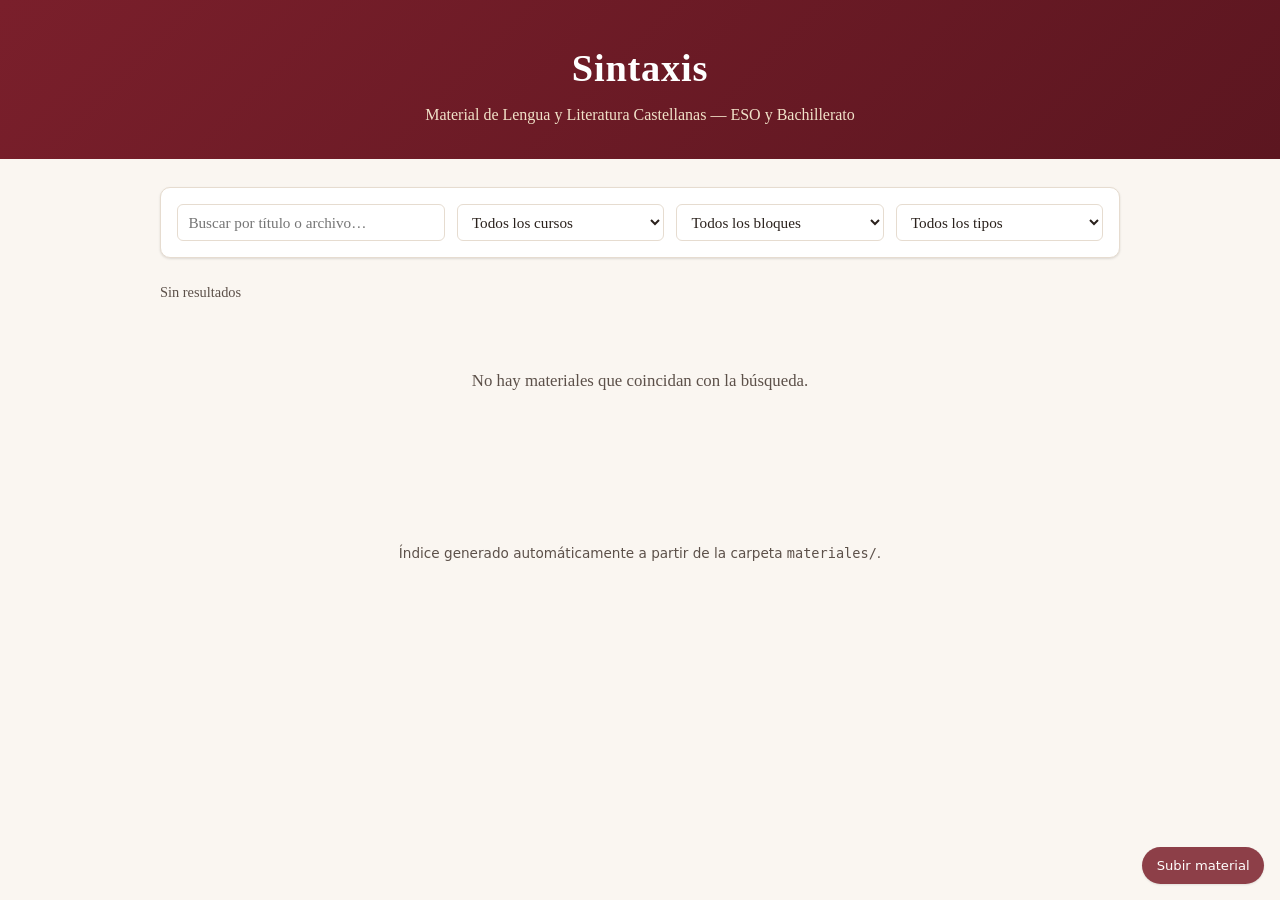
<file: index.html>
<!doctype html>
<html lang="es">
<head>
  <meta charset="utf-8" />
  <meta name="viewport" content="width=device-width, initial-scale=1" />
  <title>Sintaxis — Lengua y Literatura</title>
  <meta name="description" content="Materiales de Lengua y Literatura Castellanas para ESO y Bachillerato." />
  <link rel="stylesheet" href="assets/css/style.css" />
</head>
<body>
  <header class="site-header">
    <h1>Sintaxis</h1>
    <p>Material de Lengua y Literatura Castellanas — ESO y Bachillerato</p>
  </header>

  <main>
    <div class="toolbar">
      <input type="search" id="search" placeholder="Buscar por título o archivo…" autocomplete="off" />
      <select id="filter-curso">
        <option value="">Todos los cursos</option>
      </select>
      <select id="filter-bloque">
        <option value="">Todos los bloques</option>
      </select>
      <select id="filter-tipo">
        <option value="">Todos los tipos</option>
      </select>
    </div>

    <p class="results-count" id="results-count"></p>
    <div id="results"></div>
  </main>

  <footer class="site-footer">
    <p>Índice generado automáticamente a partir de la carpeta <code>materiales/</code>.</p>
  </footer>

  <a class="admin-link" href="admin/">Subir material</a>

  <script src="assets/js/site.js"></script>
</body>
</html>
</file>
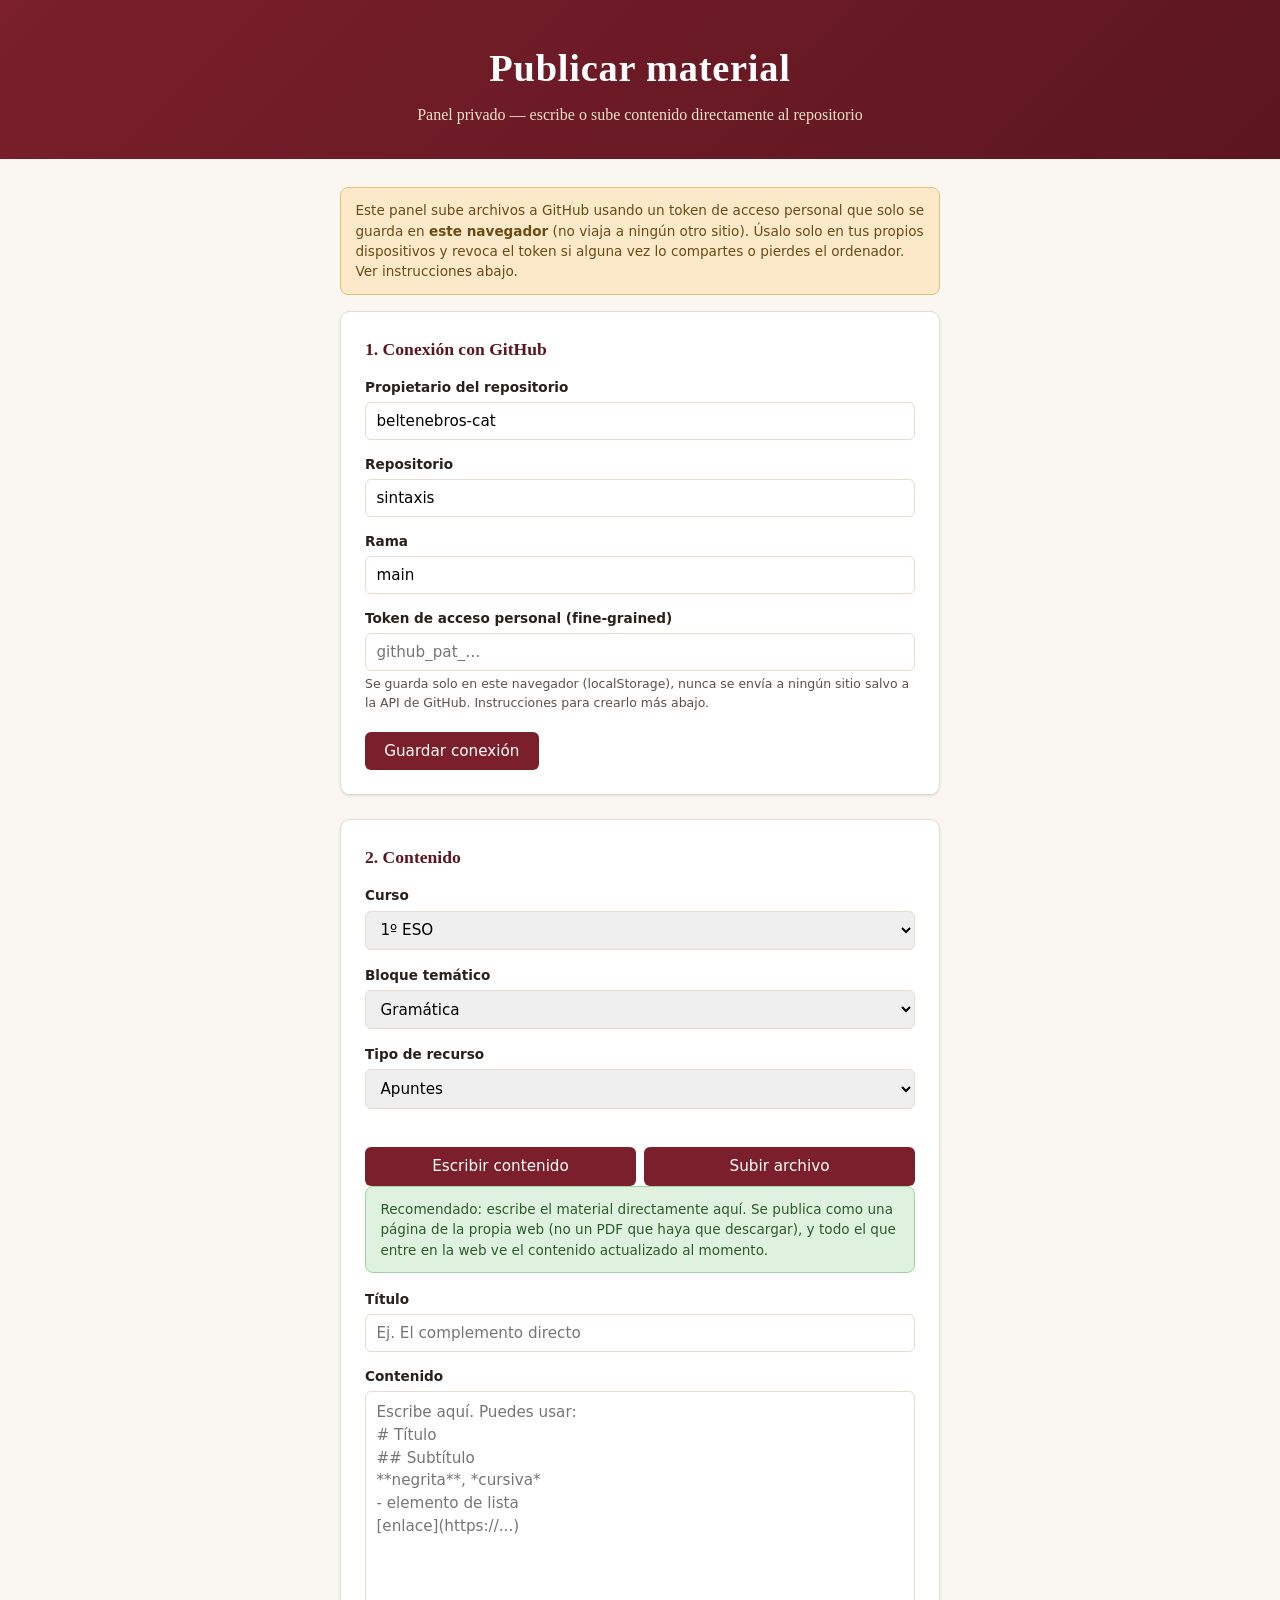
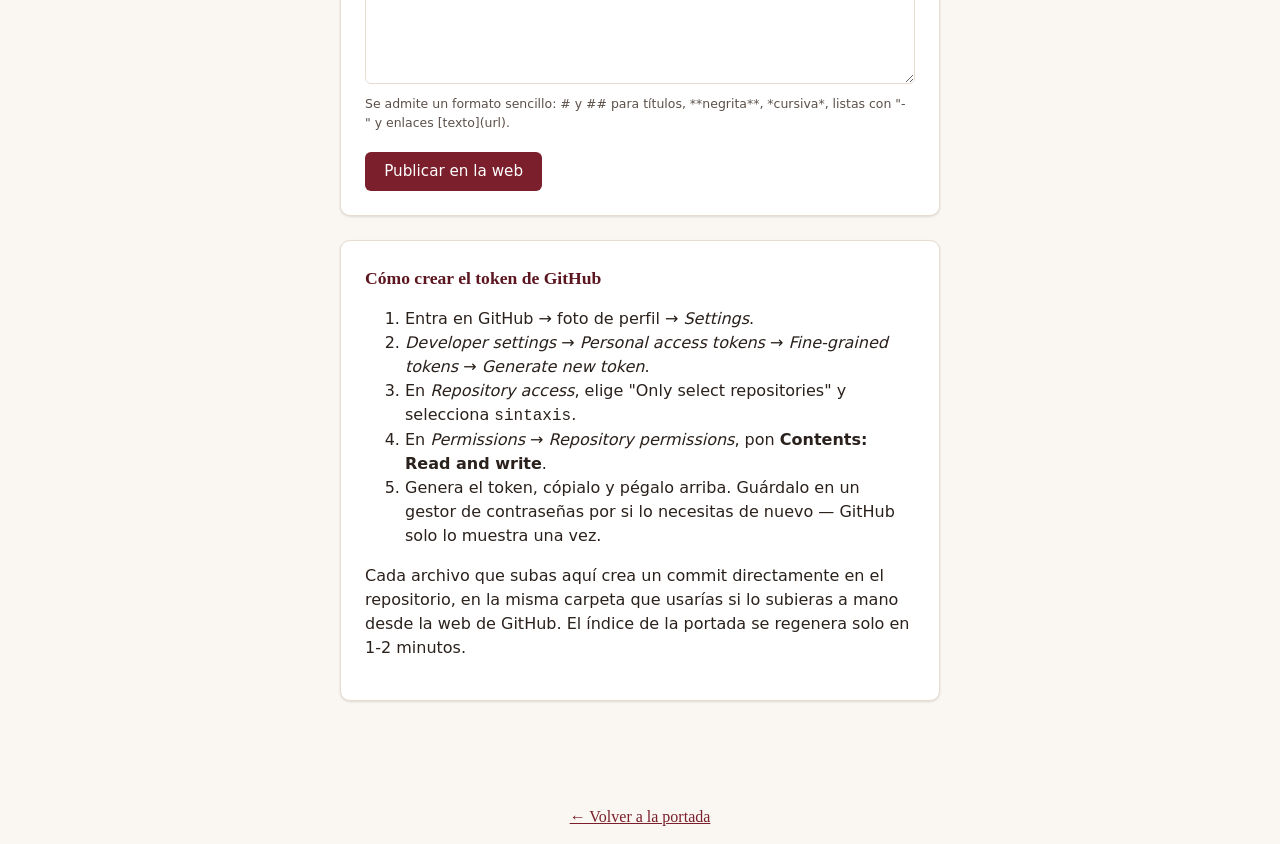
<file: admin/index.html>
<!doctype html>
<html lang="es">
<head>
  <meta charset="utf-8" />
  <meta name="viewport" content="width=device-width, initial-scale=1" />
  <title>Subir material — Sintaxis</title>
  <meta name="robots" content="noindex" />
  <link rel="stylesheet" href="../assets/css/style.css" />
</head>
<body>
  <header class="site-header">
    <h1>Publicar material</h1>
    <p>Panel privado — escribe o sube contenido directamente al repositorio</p>
  </header>

  <main class="admin-main">
    <div class="notice warn">
      Este panel sube archivos a GitHub usando un token de acceso personal
      que solo se guarda en <strong>este navegador</strong> (no viaja a
      ningún otro sitio). Úsalo solo en tus propios dispositivos y revoca el
      token si alguna vez lo compartes o pierdes el ordenador. Ver
      instrucciones abajo.
    </div>

    <section class="admin-card">
      <h2>1. Conexión con GitHub</h2>
      <label for="owner">Propietario del repositorio</label>
      <input type="text" id="owner" value="beltenebros-cat" />

      <label for="repo">Repositorio</label>
      <input type="text" id="repo" value="sintaxis" />

      <label for="branch">Rama</label>
      <input type="text" id="branch" value="main" />

      <label for="token">Token de acceso personal (fine-grained)</label>
      <input type="password" id="token" placeholder="github_pat_…" autocomplete="off" />
      <small>
        Se guarda solo en este navegador (localStorage), nunca se envía a
        ningún sitio salvo a la API de GitHub. Instrucciones para crearlo
        más abajo.
      </small>

      <button id="save-config" type="button">Guardar conexión</button>
      <span id="config-status"></span>
    </section>

    <section class="admin-card">
      <h2>2. Contenido</h2>

      <label for="curso">Curso</label>
      <select id="curso"></select>

      <label for="bloque">Bloque temático</label>
      <select id="bloque"></select>

      <label for="tipo">Tipo de recurso</label>
      <select id="tipo"></select>

      <div class="mode-tabs">
        <button type="button" id="tab-write" class="mode-tab active">Escribir contenido</button>
        <button type="button" id="tab-file" class="mode-tab">Subir archivo</button>
      </div>

      <div id="panel-write">
        <div class="notice success">
          Recomendado: escribe el material directamente aquí. Se publica
          como una página de la propia web (no un PDF que haya que
          descargar), y todo el que entre en la web ve el contenido
          actualizado al momento.
        </div>

        <label for="titulo">Título</label>
        <input type="text" id="titulo" placeholder="Ej. El complemento directo" />

        <label for="contenido">Contenido</label>
        <textarea id="contenido" rows="12" placeholder="Escribe aquí. Puedes usar:&#10;# Título&#10;## Subtítulo&#10;**negrita**, *cursiva*&#10;- elemento de lista&#10;[enlace](https://...)"></textarea>
        <small>Se admite un formato sencillo: # y ## para títulos, **negrita**, *cursiva*, listas con "- " y enlaces [texto](url).</small>

        <button id="publish-text" type="button">Publicar en la web</button>
      </div>

      <div id="panel-file" hidden>
        <div class="notice warn">
          Usa esto solo cuando el material no pueda escribirse como texto
          (por ejemplo una imagen o una plantilla ya maquetada). Los
          archivos subidos aquí se descargan en vez de leerse en la propia
          página.
        </div>

        <label for="file">Archivo</label>
        <input type="file" id="file" multiple />
        <small>Puedes seleccionar varios archivos a la vez.</small>

        <button id="upload" type="button">Subir a la web</button>
      </div>

      <div id="status-log" class="status-log" hidden></div>
    </section>

    <section class="admin-card">
      <h2>Cómo crear el token de GitHub</h2>
      <ol>
        <li>Entra en GitHub → foto de perfil → <em>Settings</em>.</li>
        <li><em>Developer settings</em> → <em>Personal access tokens</em> → <em>Fine-grained tokens</em> → <em>Generate new token</em>.</li>
        <li>En <em>Repository access</em>, elige "Only select repositories" y selecciona <code>sintaxis</code>.</li>
        <li>En <em>Permissions</em> → <em>Repository permissions</em>, pon <strong>Contents: Read and write</strong>.</li>
        <li>Genera el token, cópialo y pégalo arriba. Guárdalo en un gestor de contraseñas por si lo necesitas de nuevo — GitHub solo lo muestra una vez.</li>
      </ol>
      <p>
        Cada archivo que subas aquí crea un commit directamente en el
        repositorio, en la misma carpeta que usarías si lo subieras a mano
        desde la web de GitHub. El índice de la portada se regenera solo en
        1-2 minutos.
      </p>
    </section>
  </main>

  <p style="text-align:center"><a href="../index.html">&larr; Volver a la portada</a></p>

  <script src="../assets/js/admin.js"></script>
</body>
</html>
</file>
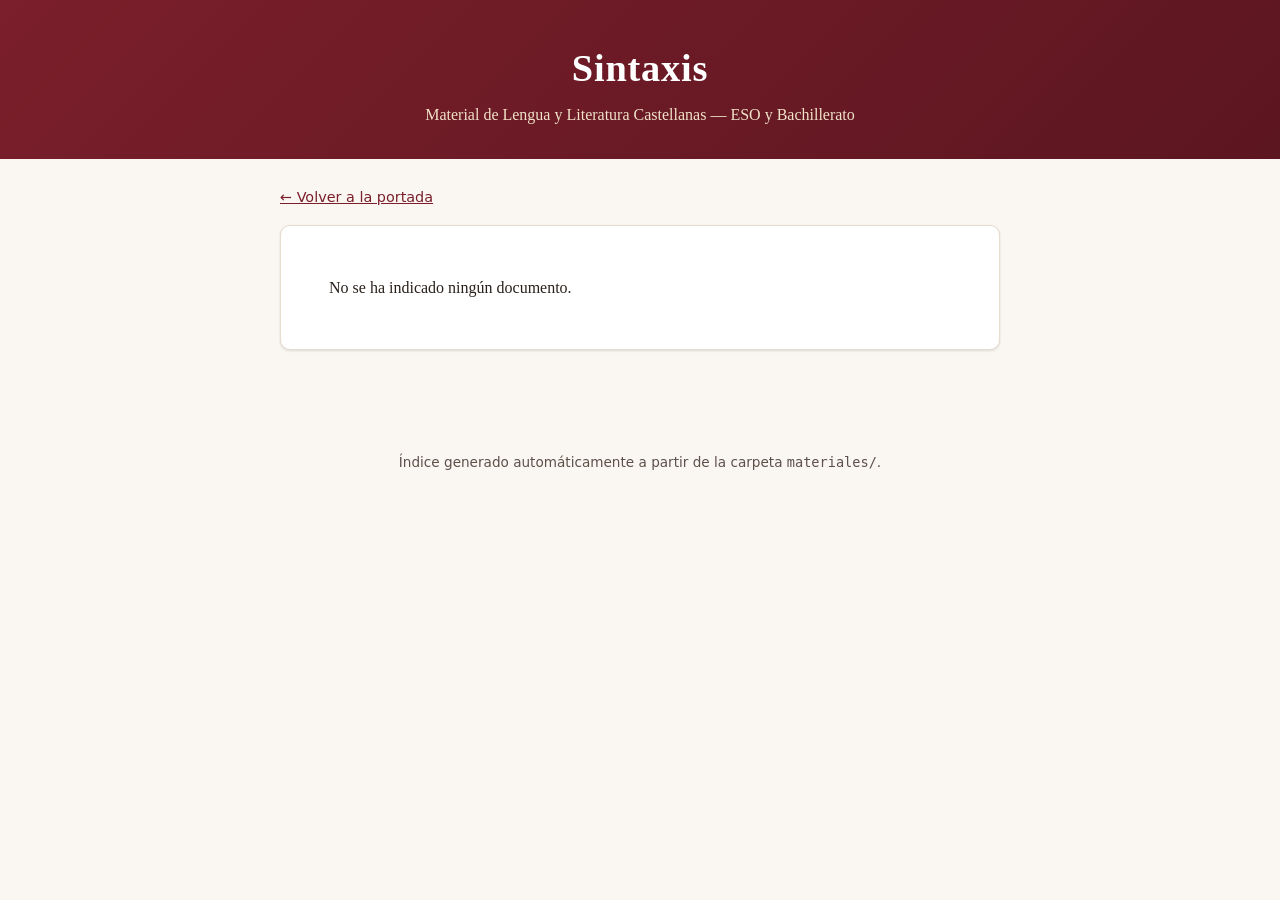
<file: ver.html>
<!doctype html>
<html lang="es">
<head>
  <meta charset="utf-8" />
  <meta name="viewport" content="width=device-width, initial-scale=1" />
  <title id="page-title">Sintaxis</title>
  <link rel="stylesheet" href="assets/css/style.css" />
  <style>
    .article {
      max-width: 720px;
      margin: 0 auto;
      background: var(--color-bg-alt);
      border: 1px solid var(--color-border);
      border-radius: var(--radius);
      padding: 2rem clamp(1.25rem, 4vw, 3rem);
      box-shadow: var(--shadow);
    }
    .article h1 { color: var(--color-primary-dark); margin-top: 0; }
    .article h2 { color: var(--color-primary-dark); }
    .article ul, .article ol { padding-left: 1.4rem; }
    .article p { line-height: 1.7; }
    .back-link { display: block; max-width: 720px; margin: 0 auto 1rem; font-family: system-ui, sans-serif; font-size: 0.9rem; }
  </style>
</head>
<body>
  <header class="site-header">
    <h1>Sintaxis</h1>
    <p>Material de Lengua y Literatura Castellanas — ESO y Bachillerato</p>
  </header>

  <main>
    <a class="back-link" href="index.html">&larr; Volver a la portada</a>
    <article class="article" id="article">
      <p>Cargando…</p>
    </article>
  </main>

  <footer class="site-footer">
    <p>Índice generado automáticamente a partir de la carpeta <code>materiales/</code>.</p>
  </footer>

  <script src="assets/js/markdown.js"></script>
  <script>
    (function () {
      const params = new URLSearchParams(window.location.search);
      const path = params.get("path");
      const articleEl = document.getElementById("article");

      if (!path) {
        articleEl.innerHTML = "<p>No se ha indicado ningún documento.</p>";
      } else {
        fetch(path, { cache: "no-store" })
          .then((r) => {
            if (!r.ok) throw new Error("No encontrado");
            return r.text();
          })
          .then((text) => {
            articleEl.innerHTML = window.SintaxisMarkdown.renderMarkdown(text);
            const h1 = articleEl.querySelector("h1");
            if (h1) document.getElementById("page-title").textContent = h1.textContent + " — Sintaxis";
          })
          .catch(() => {
            articleEl.innerHTML = "<p>No se ha podido cargar este contenido.</p>";
          });
      }
    })();
  </script>
</body>
</html>
</file>
<file: assets/css/style.css>
:root {
  --color-bg: #faf6f1;
  --color-bg-alt: #ffffff;
  --color-ink: #2a211c;
  --color-ink-soft: #5c5049;
  --color-primary: #7a1f2b;
  --color-primary-dark: #5c1620;
  --color-accent: #c9a24b;
  --color-border: #e6dcd0;
  --color-chip-bg: #f1e7da;
  --radius: 10px;
  --shadow: 0 1px 3px rgba(42, 33, 28, 0.08), 0 1px 2px rgba(42, 33, 28, 0.06);
  font-size: 16px;
}

* {
  box-sizing: border-box;
}

body {
  margin: 0;
  font-family: "Georgia", "Iowan Old Style", "Palatino Linotype", serif;
  background: var(--color-bg);
  color: var(--color-ink);
  line-height: 1.5;
}

a {
  color: var(--color-primary);
}

header.site-header {
  background: linear-gradient(135deg, var(--color-primary), var(--color-primary-dark));
  color: #fff;
  padding: 2.5rem 1.5rem 2rem;
  text-align: center;
}

header.site-header h1 {
  margin: 0 0 0.35rem;
  font-size: clamp(1.6rem, 3vw, 2.4rem);
  letter-spacing: 0.02em;
}

header.site-header p {
  margin: 0;
  color: #f1e2c9;
  font-size: 1rem;
}

main {
  max-width: 1000px;
  margin: 0 auto;
  padding: 1.75rem 1.25rem 4rem;
}

.toolbar {
  display: flex;
  flex-wrap: wrap;
  gap: 0.75rem;
  background: var(--color-bg-alt);
  border: 1px solid var(--color-border);
  border-radius: var(--radius);
  padding: 1rem;
  margin-bottom: 1.5rem;
  box-shadow: var(--shadow);
  position: sticky;
  top: 0.75rem;
  z-index: 5;
}

.toolbar input[type="search"],
.toolbar select {
  font-family: inherit;
  font-size: 0.95rem;
  padding: 0.5rem 0.65rem;
  border: 1px solid var(--color-border);
  border-radius: 6px;
  background: #fff;
  color: var(--color-ink);
}

.toolbar input[type="search"] {
  flex: 1 1 220px;
}

.toolbar select {
  flex: 1 1 160px;
}

.results-count {
  color: var(--color-ink-soft);
  font-size: 0.9rem;
  margin: 0 0 1rem;
}

.curso-group {
  margin-bottom: 2rem;
}

.curso-group h2 {
  font-size: 1.3rem;
  border-bottom: 2px solid var(--color-accent);
  padding-bottom: 0.3rem;
  margin-bottom: 0.9rem;
  color: var(--color-primary-dark);
}

.bloque-group {
  margin-bottom: 1.25rem;
}

.bloque-group h3 {
  font-size: 1.02rem;
  margin: 0 0 0.5rem;
  color: var(--color-ink-soft);
  font-weight: 600;
  text-transform: uppercase;
  letter-spacing: 0.03em;
  font-size: 0.85rem;
}

.file-list {
  list-style: none;
  margin: 0;
  padding: 0;
  display: grid;
  gap: 0.6rem;
}

.file-card {
  display: flex;
  align-items: center;
  gap: 0.85rem;
  background: var(--color-bg-alt);
  border: 1px solid var(--color-border);
  border-radius: var(--radius);
  padding: 0.75rem 1rem;
  box-shadow: var(--shadow);
  text-decoration: none;
  color: var(--color-ink);
  transition: transform 0.08s ease, box-shadow 0.08s ease;
}

.file-card:hover {
  transform: translateY(-1px);
  box-shadow: 0 3px 10px rgba(42, 33, 28, 0.12);
}

.file-icon {
  flex: 0 0 auto;
  width: 2.4rem;
  height: 2.4rem;
  border-radius: 8px;
  background: var(--color-chip-bg);
  color: var(--color-primary-dark);
  display: flex;
  align-items: center;
  justify-content: center;
  font-size: 0.72rem;
  font-weight: 700;
  text-transform: uppercase;
  font-family: system-ui, sans-serif;
}

.file-meta {
  flex: 1 1 auto;
  min-width: 0;
}

.file-title {
  font-weight: 600;
  margin: 0;
  white-space: nowrap;
  overflow: hidden;
  text-overflow: ellipsis;
}

.file-sub {
  margin: 0.1rem 0 0;
  font-size: 0.8rem;
  color: var(--color-ink-soft);
  font-family: system-ui, sans-serif;
}

.tipo-chip {
  flex: 0 0 auto;
  font-size: 0.72rem;
  padding: 0.2rem 0.55rem;
  border-radius: 999px;
  background: var(--color-chip-bg);
  color: var(--color-primary-dark);
  font-family: system-ui, sans-serif;
  white-space: nowrap;
}

.empty-state {
  text-align: center;
  color: var(--color-ink-soft);
  padding: 3rem 1rem;
  font-size: 1.05rem;
}

footer.site-footer {
  text-align: center;
  padding: 1.5rem;
  color: var(--color-ink-soft);
  font-size: 0.85rem;
  font-family: system-ui, sans-serif;
}

footer.site-footer a {
  color: var(--color-ink-soft);
}

.admin-link {
  position: fixed;
  bottom: 1rem;
  right: 1rem;
  background: var(--color-primary);
  color: #fff;
  text-decoration: none;
  padding: 0.55rem 0.9rem;
  border-radius: 999px;
  font-size: 0.82rem;
  font-family: system-ui, sans-serif;
  box-shadow: var(--shadow);
  opacity: 0.85;
}

.admin-link:hover {
  opacity: 1;
}

/* ---- Admin page ---- */

.admin-main {
  max-width: 640px;
}

.admin-card {
  background: var(--color-bg-alt);
  border: 1px solid var(--color-border);
  border-radius: var(--radius);
  padding: 1.5rem;
  box-shadow: var(--shadow);
  margin-bottom: 1.5rem;
  font-family: system-ui, sans-serif;
}

.admin-card h2 {
  font-family: Georgia, serif;
  margin-top: 0;
  color: var(--color-primary-dark);
  font-size: 1.1rem;
}

.admin-card label {
  display: block;
  font-size: 0.85rem;
  font-weight: 600;
  margin: 0.9rem 0 0.3rem;
}

.admin-card input[type="text"],
.admin-card input[type="password"],
.admin-card select,
.admin-card input[type="file"],
.admin-card textarea {
  width: 100%;
  padding: 0.55rem 0.65rem;
  border: 1px solid var(--color-border);
  border-radius: 6px;
  font-family: inherit;
  font-size: 0.95rem;
}

.admin-card textarea {
  resize: vertical;
  font-family: system-ui, sans-serif;
  line-height: 1.5;
}

.mode-tabs {
  display: flex;
  gap: 0.5rem;
  margin-top: 1.2rem;
}

.mode-tab {
  flex: 1;
  padding: 0.55rem 0.8rem;
  border: 1px solid var(--color-border);
  background: var(--color-chip-bg);
  color: var(--color-ink-soft);
  border-radius: 6px;
  font-family: system-ui, sans-serif;
  font-size: 0.85rem;
  cursor: pointer;
}

.mode-tab.active {
  background: var(--color-primary);
  color: #fff;
  border-color: var(--color-primary);
}

.admin-card small {
  display: block;
  color: var(--color-ink-soft);
  margin-top: 0.25rem;
  font-size: 0.78rem;
}

.admin-card button {
  margin-top: 1.2rem;
  background: var(--color-primary);
  color: #fff;
  border: none;
  padding: 0.65rem 1.2rem;
  border-radius: 6px;
  font-size: 0.95rem;
  font-family: inherit;
  cursor: pointer;
}

.admin-card button:hover {
  background: var(--color-primary-dark);
}

.admin-card button:disabled {
  opacity: 0.6;
  cursor: not-allowed;
}

.notice {
  font-family: system-ui, sans-serif;
  font-size: 0.85rem;
  padding: 0.75rem 0.9rem;
  border-radius: 8px;
  margin-bottom: 1rem;
}

.notice.warn {
  background: #fbe9c9;
  color: #6b4b16;
  border: 1px solid #e9c07a;
}

.notice.success {
  background: #dff2df;
  color: #2b5c2b;
  border: 1px solid #9fd39f;
}

.notice.error {
  background: #fbe0e0;
  color: #7a2323;
  border: 1px solid #e79a9a;
}

.status-log {
  font-family: system-ui, monospace, monospace;
  font-size: 0.8rem;
  white-space: pre-wrap;
  background: #f5efe6;
  border-radius: 6px;
  padding: 0.75rem;
  margin-top: 1rem;
  max-height: 220px;
  overflow-y: auto;
}
</file>
